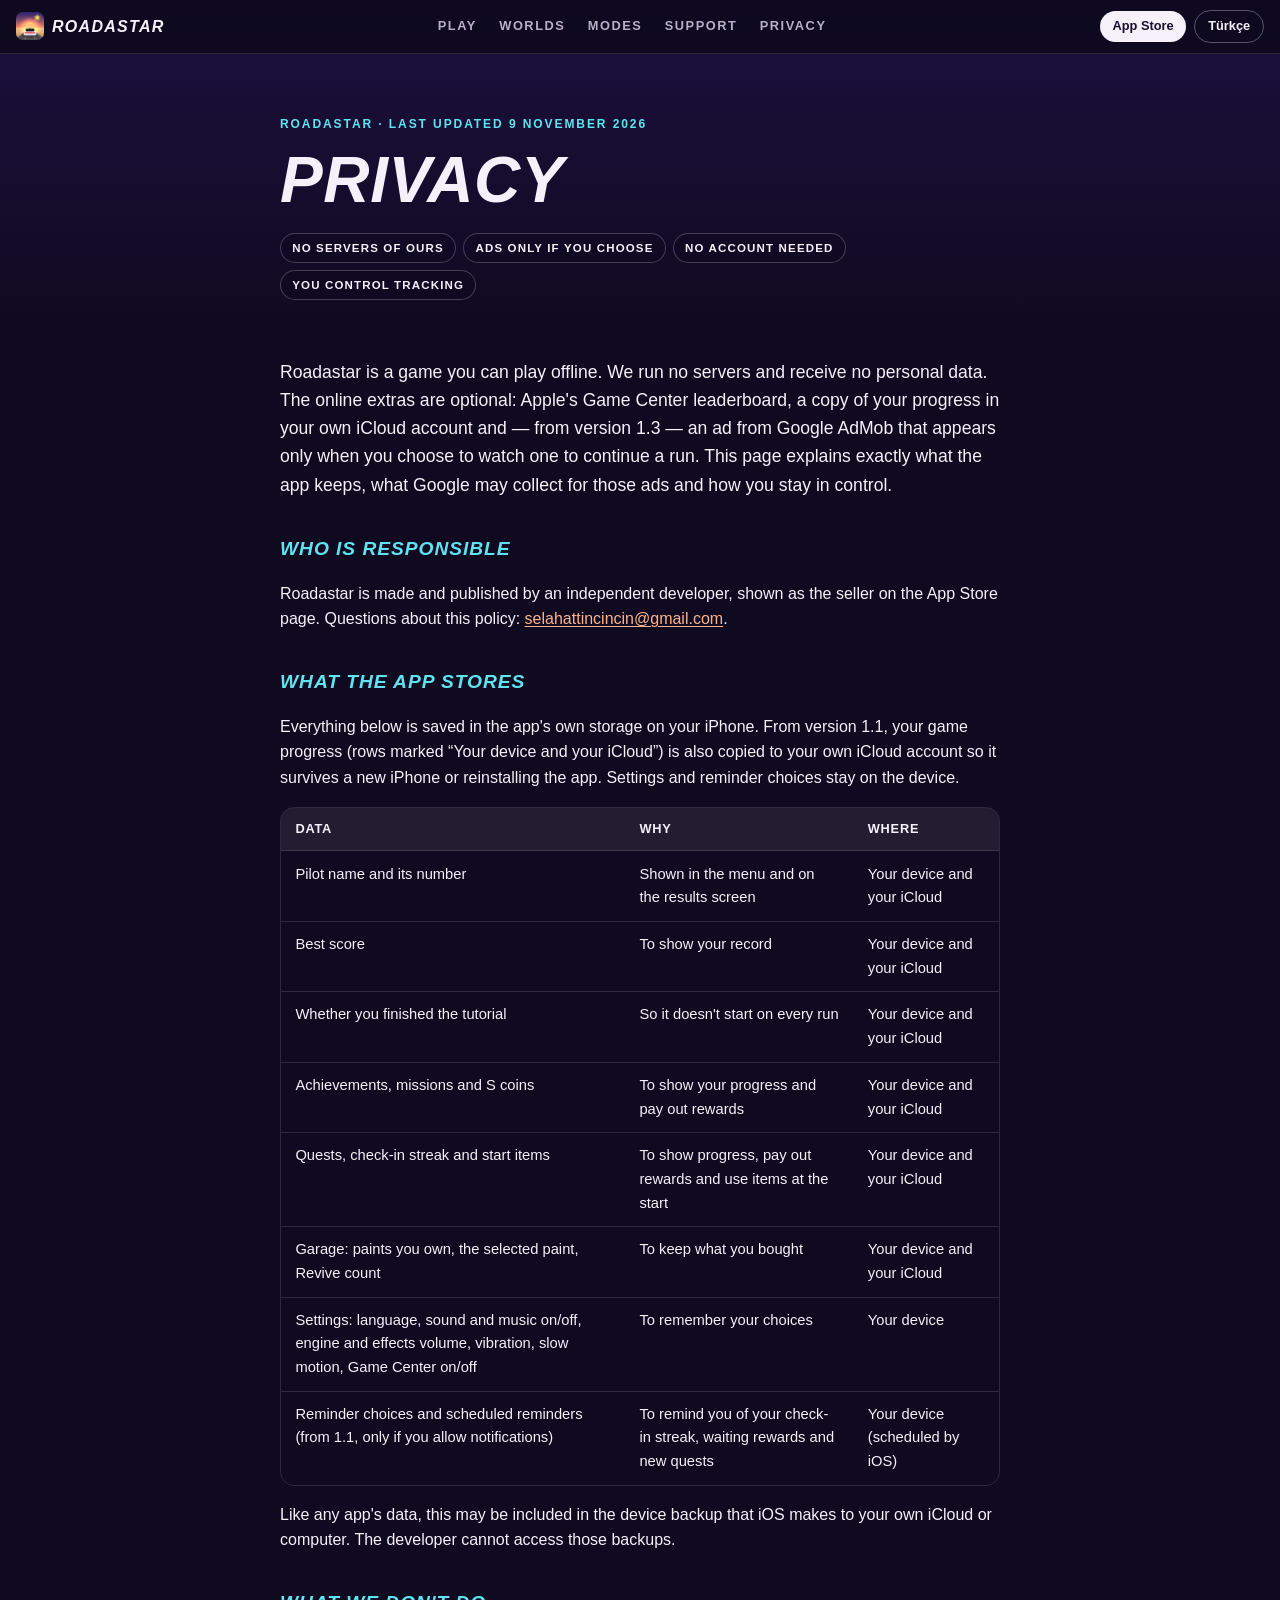
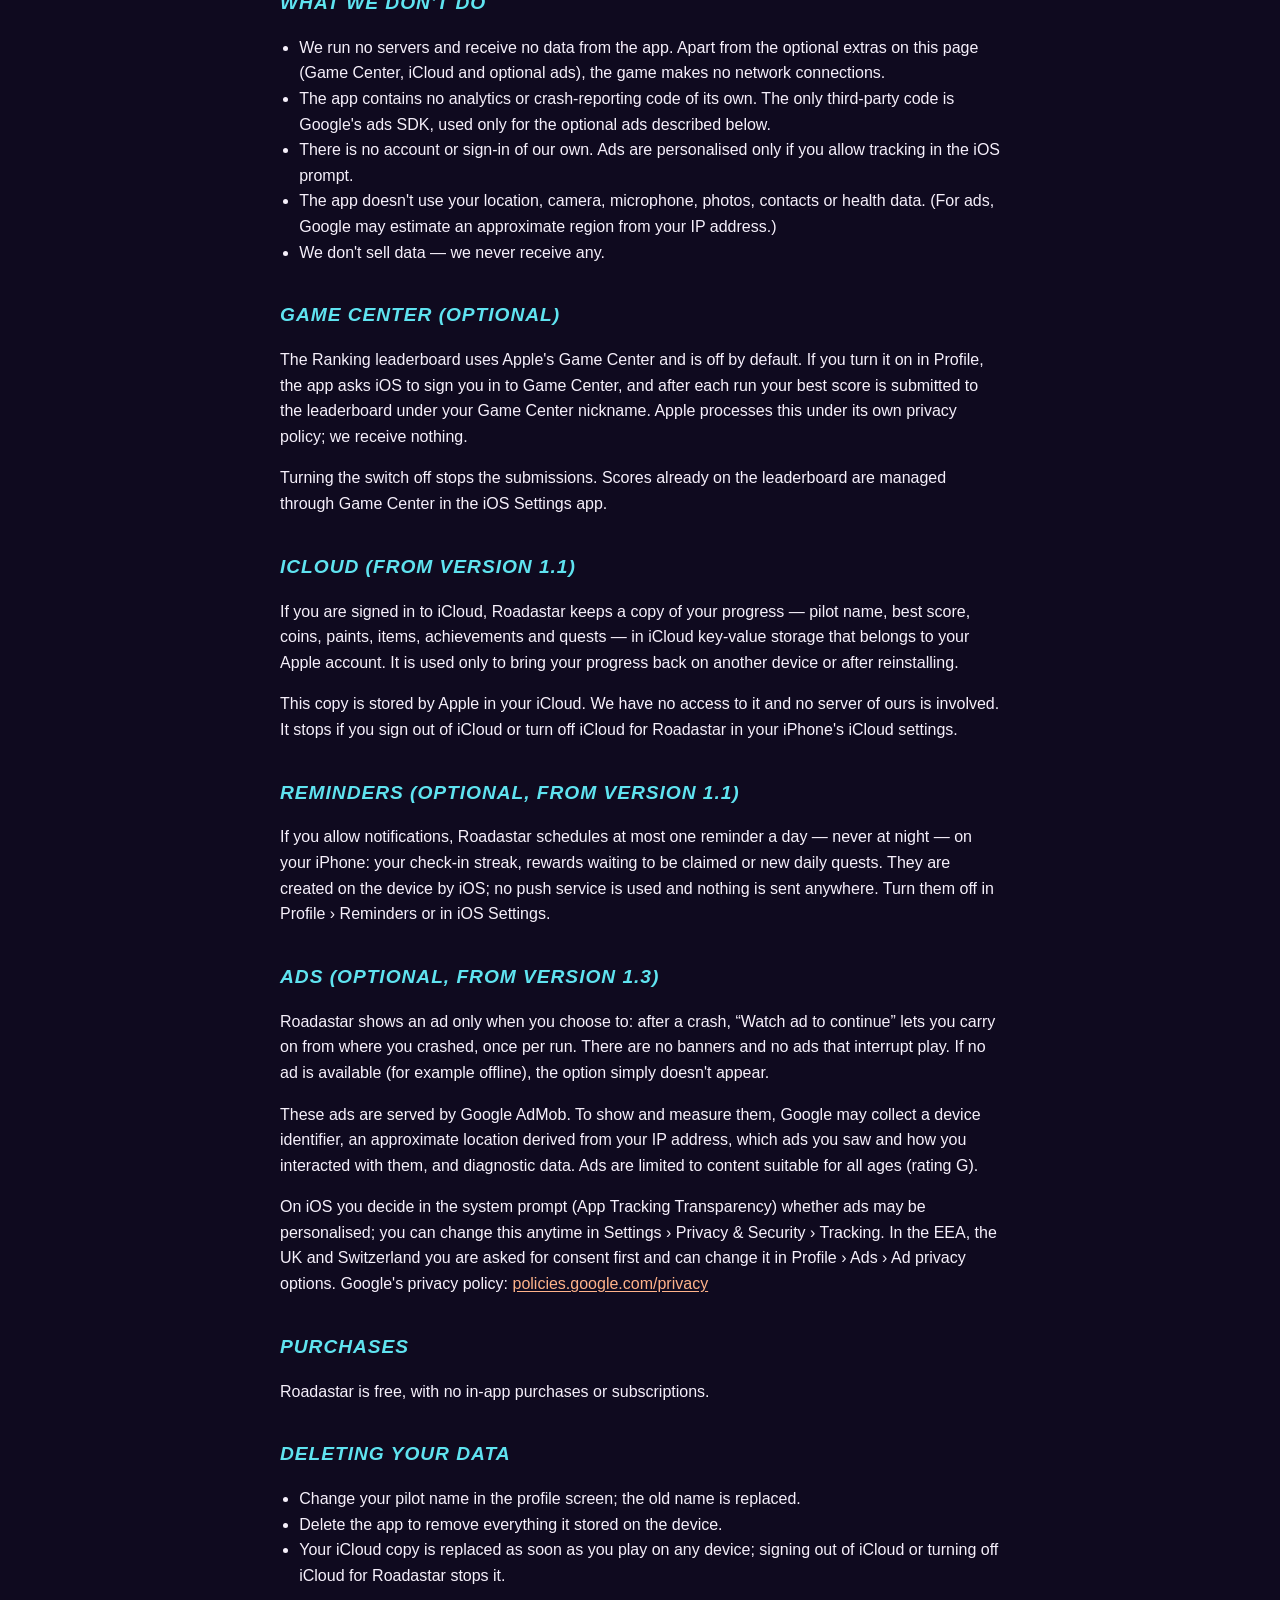
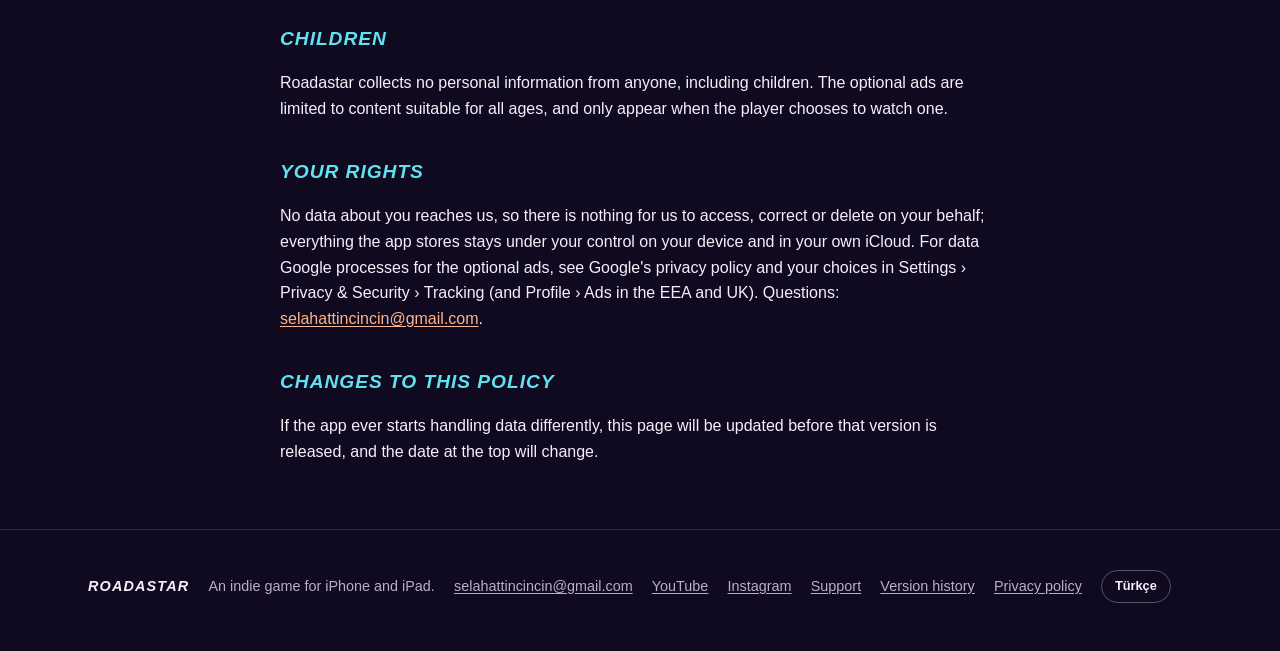
<file: privacy.html>
<!doctype html>
<!-- scripts/build_site.py ile üretilir: yapı site/templates, metinler site/locales. Elle düzenleme. -->
<html lang="en">
<head>
<meta charset="utf-8">
<meta name="viewport" content="width=device-width, initial-scale=1">
<title>Roadastar — Privacy Policy</title>
<meta name="description" content="Roadastar privacy policy: what the app stores, Game Center, iCloud and optional ads.">
<meta name="theme-color" content="#2a1a5e">
<meta name="apple-itunes-app" content="app-id=6826264560">
<meta property="og:type" content="website">
<meta property="og:title" content="Roadastar — Privacy Policy">
<meta property="og:description" content="Roadastar privacy policy: what the app stores, Game Center, iCloud and optional ads.">
<meta property="og:image" content="https://selahattincincin.github.io/roadastar/img/icon.png">
<link rel="icon" href="img/icon.png">
<link rel="apple-touch-icon" href="img/icon.png">
<link rel="stylesheet" href="style.css">
<link rel="alternate" hreflang="en" href="https://selahattincincin.github.io/roadastar/privacy.html">
<link rel="alternate" hreflang="tr" href="https://selahattincincin.github.io/roadastar/tr/privacy.html">
<link rel="alternate" hreflang="x-default" href="https://selahattincincin.github.io/roadastar/privacy.html">
</head>
<body>
<nav class="topnav">
  <a class="navbrand" href="index.html"><img src="img/icon.png" alt="" width="28" height="28">ROADASTAR</a>
  <div class="navlinks">
    <a href="index.html#play">Play</a>
    <a href="index.html#worlds">Worlds</a>
    <a href="index.html#modes">Modes</a>
    <a href="index.html#support">Support</a>
    <a href="privacy.html">Privacy</a>
  </div>
  <div class="navend">
    <a class="navget" href="https://apps.apple.com/app/id6826264560">App Store</a>
    <a class="lang" href="tr/privacy.html" hreflang="tr">Türkçe</a>
  </div>
</nav>

<header class="page-hero">
  <div class="wrap narrow">
    <p class="kicker">Roadastar · Last updated 9 November 2026</p>
    <h1 class="big">Privacy</h1>
    <ul class="chips">
      <li>No servers of ours</li>
      <li>Ads only if you choose</li>
      <li>No account needed</li>
      <li>You control tracking</li>
    </ul>
  </div>
</header>

<main class="wrap narrow prose">
  <p class="intro">Roadastar is a game you can play offline. We run no servers and receive no personal data. The online extras are optional: Apple's Game Center leaderboard, a copy of your progress in your own iCloud account and — from version 1.3 — an ad from Google AdMob that appears only when you choose to watch one to continue a run. This page explains exactly what the app keeps, what Google may collect for those ads and how you stay in control.</p>

  <h2>Who is responsible</h2>
  <p>Roadastar is made and published by an independent developer, shown as the seller on the App Store page. Questions about this policy: <a href="mailto:selahattincincin@gmail.com">selahattincincin@gmail.com</a>.</p>

  <h2>What the app stores</h2>
  <p>Everything below is saved in the app's own storage on your iPhone. From version 1.1, your game progress (rows marked “Your device and your iCloud”) is also copied to your own iCloud account so it survives a new iPhone or reinstalling the app. Settings and reminder choices stay on the device.</p>
  <div class="table-wrap">
    <table>
      <tr><th>Data</th><th>Why</th><th>Where</th></tr>
      <tr><td>Pilot name and its number</td><td>Shown in the menu and on the results screen</td><td>Your device and your iCloud</td></tr>
      <tr><td>Best score</td><td>To show your record</td><td>Your device and your iCloud</td></tr>
      <tr><td>Whether you finished the tutorial</td><td>So it doesn't start on every run</td><td>Your device and your iCloud</td></tr>
      <tr><td>Achievements, missions and S coins</td><td>To show your progress and pay out rewards</td><td>Your device and your iCloud</td></tr>
      <tr><td>Quests, check-in streak and start items</td><td>To show progress, pay out rewards and use items at the start</td><td>Your device and your iCloud</td></tr>
      <tr><td>Garage: paints you own, the selected paint, Revive count</td><td>To keep what you bought</td><td>Your device and your iCloud</td></tr>
      <tr><td>Settings: language, sound and music on/off, engine and effects volume, vibration, slow motion, Game Center on/off</td><td>To remember your choices</td><td>Your device</td></tr>
      <tr><td>Reminder choices and scheduled reminders (from 1.1, only if you allow notifications)</td><td>To remind you of your check-in streak, waiting rewards and new quests</td><td>Your device (scheduled by iOS)</td></tr>
    </table>
  </div>
  <p>Like any app's data, this may be included in the device backup that iOS makes to your own iCloud or computer. The developer cannot access those backups.</p>

  <h2>What we don't do</h2>
  <ul class="plain">
    <li>We run no servers and receive no data from the app. Apart from the optional extras on this page (Game Center, iCloud and optional ads), the game makes no network connections.</li>
    <li>The app contains no analytics or crash-reporting code of its own. The only third-party code is Google's ads SDK, used only for the optional ads described below.</li>
    <li>There is no account or sign-in of our own. Ads are personalised only if you allow tracking in the iOS prompt.</li>
    <li>The app doesn't use your location, camera, microphone, photos, contacts or health data. (For ads, Google may estimate an approximate region from your IP address.)</li>
    <li>We don't sell data — we never receive any.</li>
  </ul>

  <h2>Game Center (optional)</h2>
  <p>The Ranking leaderboard uses Apple's Game Center and is off by default. If you turn it on in Profile, the app asks iOS to sign you in to Game Center, and after each run your best score is submitted to the leaderboard under your Game Center nickname. Apple processes this under its own privacy policy; we receive nothing.</p>
  <p>Turning the switch off stops the submissions. Scores already on the leaderboard are managed through Game Center in the iOS Settings app.</p>

  <h2>iCloud (from version 1.1)</h2>
  <p>If you are signed in to iCloud, Roadastar keeps a copy of your progress — pilot name, best score, coins, paints, items, achievements and quests — in iCloud key-value storage that belongs to your Apple account. It is used only to bring your progress back on another device or after reinstalling.</p>
  <p>This copy is stored by Apple in your iCloud. We have no access to it and no server of ours is involved. It stops if you sign out of iCloud or turn off iCloud for Roadastar in your iPhone's iCloud settings.</p>

  <h2>Reminders (optional, from version 1.1)</h2>
  <p>If you allow notifications, Roadastar schedules at most one reminder a day — never at night — on your iPhone: your check-in streak, rewards waiting to be claimed or new daily quests. They are created on the device by iOS; no push service is used and nothing is sent anywhere. Turn them off in Profile › Reminders or in iOS Settings.</p>

  <h2>Ads (optional, from version 1.3)</h2>
  <p>Roadastar shows an ad only when you choose to: after a crash, “Watch ad to continue” lets you carry on from where you crashed, once per run. There are no banners and no ads that interrupt play. If no ad is available (for example offline), the option simply doesn't appear.</p>
  <p>These ads are served by Google AdMob. To show and measure them, Google may collect a device identifier, an approximate location derived from your IP address, which ads you saw and how you interacted with them, and diagnostic data. Ads are limited to content suitable for all ages (rating G).</p>
  <p>On iOS you decide in the system prompt (App Tracking Transparency) whether ads may be personalised; you can change this anytime in Settings › Privacy & Security › Tracking. In the EEA, the UK and Switzerland you are asked for consent first and can change it in Profile › Ads › Ad privacy options. Google's privacy policy: <a href="https://policies.google.com/privacy">policies.google.com/privacy</a></p>

  <h2>Purchases</h2>
  <p>Roadastar is free, with no in-app purchases or subscriptions.</p>

  <h2>Deleting your data</h2>
  <ul class="plain">
    <li>Change your pilot name in the profile screen; the old name is replaced.</li>
    <li>Delete the app to remove everything it stored on the device.</li>
    <li>Your iCloud copy is replaced as soon as you play on any device; signing out of iCloud or turning off iCloud for Roadastar stops it.</li>
  </ul>

  <h2>Children</h2>
  <p>Roadastar collects no personal information from anyone, including children. The optional ads are limited to content suitable for all ages, and only appear when the player chooses to watch one.</p>

  <h2>Your rights</h2>
  <p>No data about you reaches us, so there is nothing for us to access, correct or delete on your behalf; everything the app stores stays under your control on your device and in your own iCloud. For data Google processes for the optional ads, see Google's privacy policy and your choices in Settings › Privacy & Security › Tracking (and Profile › Ads in the EEA and UK). Questions: <a href="mailto:selahattincincin@gmail.com">selahattincincin@gmail.com</a>.</p>

  <h2>Changes to this policy</h2>
  <p>If the app ever starts handling data differently, this page will be updated before that version is released, and the date at the top will change.</p>
</main>

<footer>
  <div class="wrap foot">
    <span class="logo-sm">ROADASTAR</span>
    <span>An indie game for iPhone and iPad.</span>
    <a href="mailto:selahattincincin@gmail.com">selahattincincin@gmail.com</a>
    <a href="https://www.youtube.com/@roadastar">YouTube</a>
    <a href="https://www.instagram.com/roadastar/">Instagram</a>
    <a href="index.html#support">Support</a>
    <a href="index.html#version-history">Version history</a>
    <a href="privacy.html">Privacy policy</a>
    <a class="lang" href="tr/privacy.html" hreflang="tr">Türkçe</a>
  </div>
</footer>
</body>
</html>
</file>
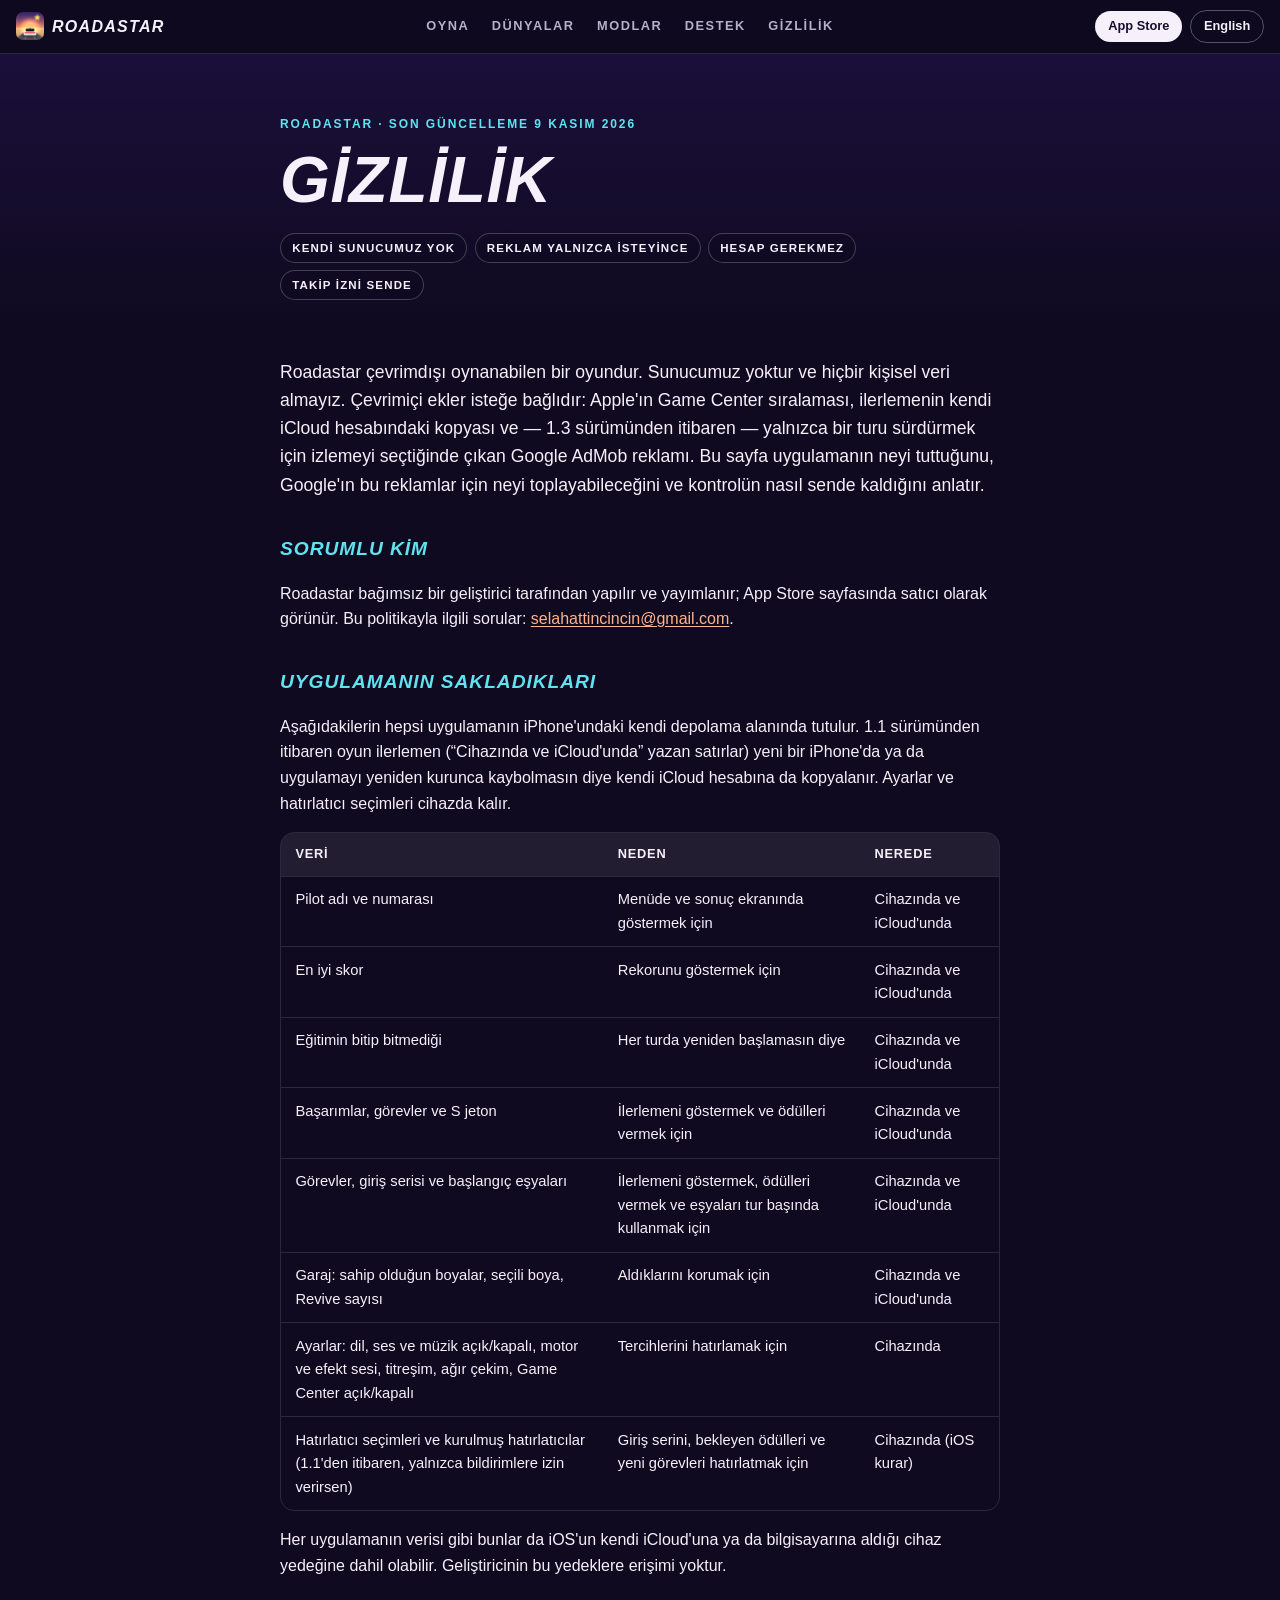
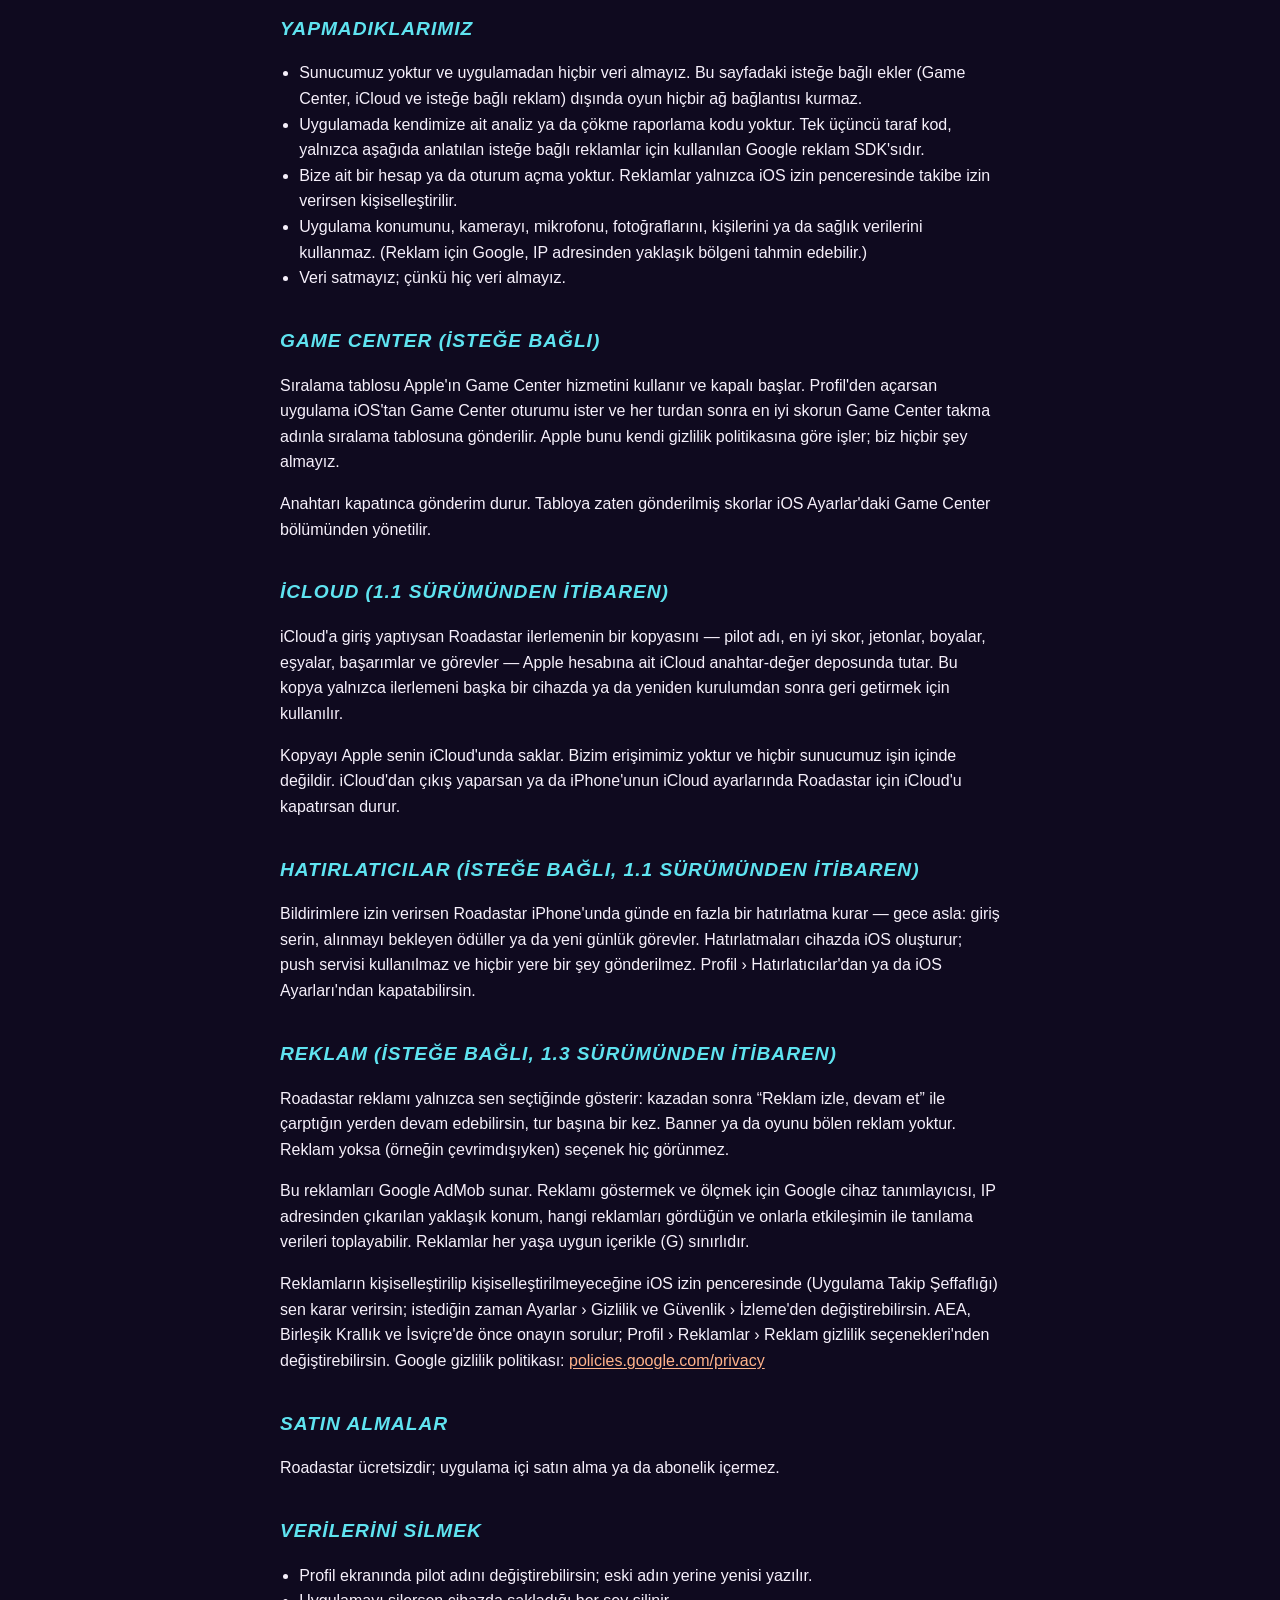
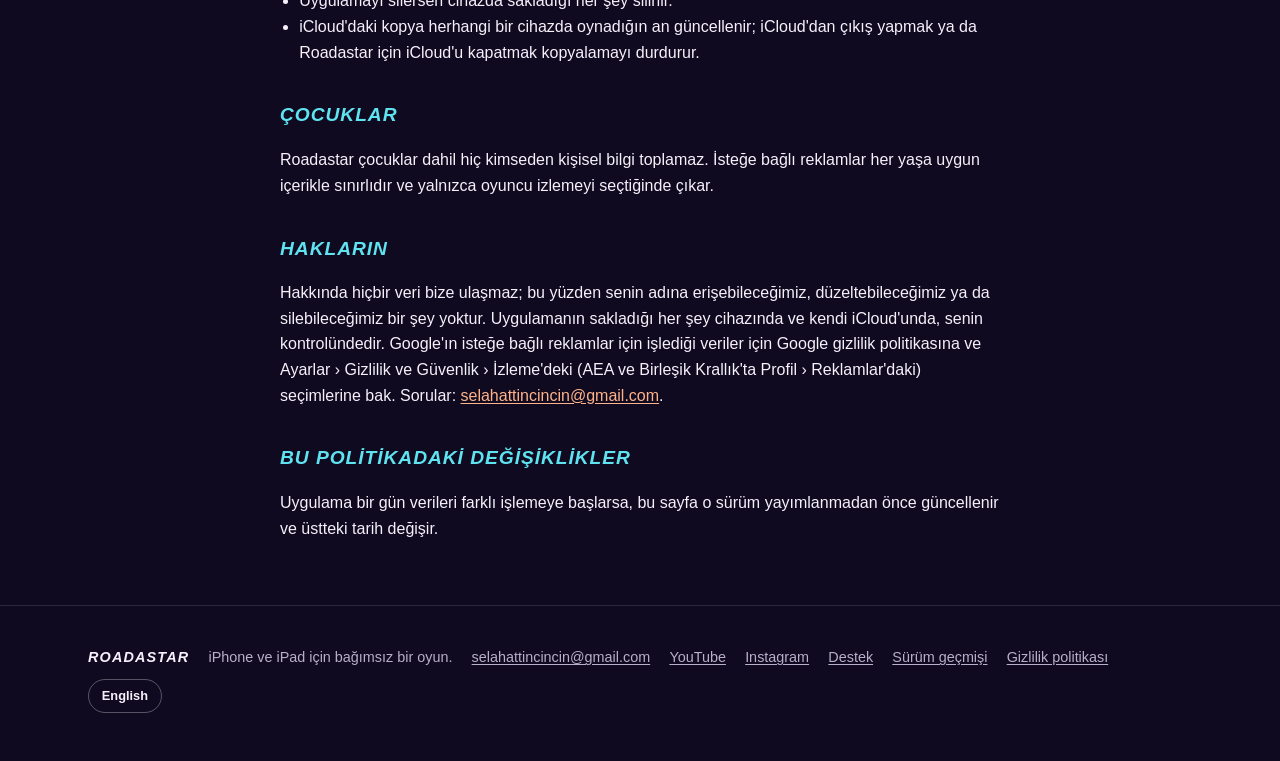
<file: tr/privacy.html>
<!doctype html>
<!-- scripts/build_site.py ile üretilir: yapı site/templates, metinler site/locales. Elle düzenleme. -->
<html lang="tr">
<head>
<meta charset="utf-8">
<meta name="viewport" content="width=device-width, initial-scale=1">
<title>Roadastar — Gizlilik Politikası</title>
<meta name="description" content="Roadastar gizlilik politikası: uygulamanın sakladıkları, Game Center, iCloud ve isteğe bağlı reklam.">
<meta name="theme-color" content="#2a1a5e">
<meta name="apple-itunes-app" content="app-id=6826264560">
<meta property="og:type" content="website">
<meta property="og:title" content="Roadastar — Gizlilik Politikası">
<meta property="og:description" content="Roadastar gizlilik politikası: uygulamanın sakladıkları, Game Center, iCloud ve isteğe bağlı reklam.">
<meta property="og:image" content="https://selahattincincin.github.io/roadastar/img/icon.png">
<link rel="icon" href="../img/icon.png">
<link rel="apple-touch-icon" href="../img/icon.png">
<link rel="stylesheet" href="../style.css">
<link rel="alternate" hreflang="en" href="https://selahattincincin.github.io/roadastar/privacy.html">
<link rel="alternate" hreflang="tr" href="https://selahattincincin.github.io/roadastar/tr/privacy.html">
<link rel="alternate" hreflang="x-default" href="https://selahattincincin.github.io/roadastar/privacy.html">
</head>
<body>
<nav class="topnav">
  <a class="navbrand" href="../tr/index.html"><img src="../img/icon.png" alt="" width="28" height="28">ROADASTAR</a>
  <div class="navlinks">
    <a href="../tr/index.html#play">Oyna</a>
    <a href="../tr/index.html#worlds">Dünyalar</a>
    <a href="../tr/index.html#modes">Modlar</a>
    <a href="../tr/index.html#support">Destek</a>
    <a href="../tr/privacy.html">Gizlilik</a>
  </div>
  <div class="navend">
    <a class="navget" href="https://apps.apple.com/tr/app/roadastar/id6826264560">App Store</a>
    <a class="lang" href="../privacy.html" hreflang="en">English</a>
  </div>
</nav>

<header class="page-hero">
  <div class="wrap narrow">
    <p class="kicker">Roadastar · Son güncelleme 9 Kasım 2026</p>
    <h1 class="big">Gizlilik</h1>
    <ul class="chips">
      <li>Kendi sunucumuz yok</li>
      <li>Reklam yalnızca isteyince</li>
      <li>Hesap gerekmez</li>
      <li>Takip izni sende</li>
    </ul>
  </div>
</header>

<main class="wrap narrow prose">
  <p class="intro">Roadastar çevrimdışı oynanabilen bir oyundur. Sunucumuz yoktur ve hiçbir kişisel veri almayız. Çevrimiçi ekler isteğe bağlıdır: Apple'ın Game Center sıralaması, ilerlemenin kendi iCloud hesabındaki kopyası ve — 1.3 sürümünden itibaren — yalnızca bir turu sürdürmek için izlemeyi seçtiğinde çıkan Google AdMob reklamı. Bu sayfa uygulamanın neyi tuttuğunu, Google'ın bu reklamlar için neyi toplayabileceğini ve kontrolün nasıl sende kaldığını anlatır.</p>

  <h2>Sorumlu kim</h2>
  <p>Roadastar bağımsız bir geliştirici tarafından yapılır ve yayımlanır; App Store sayfasında satıcı olarak görünür. Bu politikayla ilgili sorular: <a href="mailto:selahattincincin@gmail.com">selahattincincin@gmail.com</a>.</p>

  <h2>Uygulamanın sakladıkları</h2>
  <p>Aşağıdakilerin hepsi uygulamanın iPhone'undaki kendi depolama alanında tutulur. 1.1 sürümünden itibaren oyun ilerlemen (“Cihazında ve iCloud'unda” yazan satırlar) yeni bir iPhone'da ya da uygulamayı yeniden kurunca kaybolmasın diye kendi iCloud hesabına da kopyalanır. Ayarlar ve hatırlatıcı seçimleri cihazda kalır.</p>
  <div class="table-wrap">
    <table>
      <tr><th>Veri</th><th>Neden</th><th>Nerede</th></tr>
      <tr><td>Pilot adı ve numarası</td><td>Menüde ve sonuç ekranında göstermek için</td><td>Cihazında ve iCloud'unda</td></tr>
      <tr><td>En iyi skor</td><td>Rekorunu göstermek için</td><td>Cihazında ve iCloud'unda</td></tr>
      <tr><td>Eğitimin bitip bitmediği</td><td>Her turda yeniden başlamasın diye</td><td>Cihazında ve iCloud'unda</td></tr>
      <tr><td>Başarımlar, görevler ve S jeton</td><td>İlerlemeni göstermek ve ödülleri vermek için</td><td>Cihazında ve iCloud'unda</td></tr>
      <tr><td>Görevler, giriş serisi ve başlangıç eşyaları</td><td>İlerlemeni göstermek, ödülleri vermek ve eşyaları tur başında kullanmak için</td><td>Cihazında ve iCloud'unda</td></tr>
      <tr><td>Garaj: sahip olduğun boyalar, seçili boya, Revive sayısı</td><td>Aldıklarını korumak için</td><td>Cihazında ve iCloud'unda</td></tr>
      <tr><td>Ayarlar: dil, ses ve müzik açık/kapalı, motor ve efekt sesi, titreşim, ağır çekim, Game Center açık/kapalı</td><td>Tercihlerini hatırlamak için</td><td>Cihazında</td></tr>
      <tr><td>Hatırlatıcı seçimleri ve kurulmuş hatırlatıcılar (1.1'den itibaren, yalnızca bildirimlere izin verirsen)</td><td>Giriş serini, bekleyen ödülleri ve yeni görevleri hatırlatmak için</td><td>Cihazında (iOS kurar)</td></tr>
    </table>
  </div>
  <p>Her uygulamanın verisi gibi bunlar da iOS'un kendi iCloud'una ya da bilgisayarına aldığı cihaz yedeğine dahil olabilir. Geliştiricinin bu yedeklere erişimi yoktur.</p>

  <h2>Yapmadıklarımız</h2>
  <ul class="plain">
    <li>Sunucumuz yoktur ve uygulamadan hiçbir veri almayız. Bu sayfadaki isteğe bağlı ekler (Game Center, iCloud ve isteğe bağlı reklam) dışında oyun hiçbir ağ bağlantısı kurmaz.</li>
    <li>Uygulamada kendimize ait analiz ya da çökme raporlama kodu yoktur. Tek üçüncü taraf kod, yalnızca aşağıda anlatılan isteğe bağlı reklamlar için kullanılan Google reklam SDK'sıdır.</li>
    <li>Bize ait bir hesap ya da oturum açma yoktur. Reklamlar yalnızca iOS izin penceresinde takibe izin verirsen kişiselleştirilir.</li>
    <li>Uygulama konumunu, kamerayı, mikrofonu, fotoğraflarını, kişilerini ya da sağlık verilerini kullanmaz. (Reklam için Google, IP adresinden yaklaşık bölgeni tahmin edebilir.)</li>
    <li>Veri satmayız; çünkü hiç veri almayız.</li>
  </ul>

  <h2>Game Center (isteğe bağlı)</h2>
  <p>Sıralama tablosu Apple'ın Game Center hizmetini kullanır ve kapalı başlar. Profil'den açarsan uygulama iOS'tan Game Center oturumu ister ve her turdan sonra en iyi skorun Game Center takma adınla sıralama tablosuna gönderilir. Apple bunu kendi gizlilik politikasına göre işler; biz hiçbir şey almayız.</p>
  <p>Anahtarı kapatınca gönderim durur. Tabloya zaten gönderilmiş skorlar iOS Ayarlar'daki Game Center bölümünden yönetilir.</p>

  <h2>iCloud (1.1 sürümünden itibaren)</h2>
  <p>iCloud'a giriş yaptıysan Roadastar ilerlemenin bir kopyasını — pilot adı, en iyi skor, jetonlar, boyalar, eşyalar, başarımlar ve görevler — Apple hesabına ait iCloud anahtar-değer deposunda tutar. Bu kopya yalnızca ilerlemeni başka bir cihazda ya da yeniden kurulumdan sonra geri getirmek için kullanılır.</p>
  <p>Kopyayı Apple senin iCloud'unda saklar. Bizim erişimimiz yoktur ve hiçbir sunucumuz işin içinde değildir. iCloud'dan çıkış yaparsan ya da iPhone'unun iCloud ayarlarında Roadastar için iCloud'u kapatırsan durur.</p>

  <h2>Hatırlatıcılar (isteğe bağlı, 1.1 sürümünden itibaren)</h2>
  <p>Bildirimlere izin verirsen Roadastar iPhone'unda günde en fazla bir hatırlatma kurar — gece asla: giriş serin, alınmayı bekleyen ödüller ya da yeni günlük görevler. Hatırlatmaları cihazda iOS oluşturur; push servisi kullanılmaz ve hiçbir yere bir şey gönderilmez. Profil › Hatırlatıcılar'dan ya da iOS Ayarları'ndan kapatabilirsin.</p>

  <h2>Reklam (isteğe bağlı, 1.3 sürümünden itibaren)</h2>
  <p>Roadastar reklamı yalnızca sen seçtiğinde gösterir: kazadan sonra “Reklam izle, devam et” ile çarptığın yerden devam edebilirsin, tur başına bir kez. Banner ya da oyunu bölen reklam yoktur. Reklam yoksa (örneğin çevrimdışıyken) seçenek hiç görünmez.</p>
  <p>Bu reklamları Google AdMob sunar. Reklamı göstermek ve ölçmek için Google cihaz tanımlayıcısı, IP adresinden çıkarılan yaklaşık konum, hangi reklamları gördüğün ve onlarla etkileşimin ile tanılama verileri toplayabilir. Reklamlar her yaşa uygun içerikle (G) sınırlıdır.</p>
  <p>Reklamların kişiselleştirilip kişiselleştirilmeyeceğine iOS izin penceresinde (Uygulama Takip Şeffaflığı) sen karar verirsin; istediğin zaman Ayarlar › Gizlilik ve Güvenlik › İzleme'den değiştirebilirsin. AEA, Birleşik Krallık ve İsviçre'de önce onayın sorulur; Profil › Reklamlar › Reklam gizlilik seçenekleri'nden değiştirebilirsin. Google gizlilik politikası: <a href="https://policies.google.com/privacy">policies.google.com/privacy</a></p>

  <h2>Satın almalar</h2>
  <p>Roadastar ücretsizdir; uygulama içi satın alma ya da abonelik içermez.</p>

  <h2>Verilerini silmek</h2>
  <ul class="plain">
    <li>Profil ekranında pilot adını değiştirebilirsin; eski adın yerine yenisi yazılır.</li>
    <li>Uygulamayı silersen cihazda sakladığı her şey silinir.</li>
    <li>iCloud'daki kopya herhangi bir cihazda oynadığın an güncellenir; iCloud'dan çıkış yapmak ya da Roadastar için iCloud'u kapatmak kopyalamayı durdurur.</li>
  </ul>

  <h2>Çocuklar</h2>
  <p>Roadastar çocuklar dahil hiç kimseden kişisel bilgi toplamaz. İsteğe bağlı reklamlar her yaşa uygun içerikle sınırlıdır ve yalnızca oyuncu izlemeyi seçtiğinde çıkar.</p>

  <h2>Hakların</h2>
  <p>Hakkında hiçbir veri bize ulaşmaz; bu yüzden senin adına erişebileceğimiz, düzeltebileceğimiz ya da silebileceğimiz bir şey yoktur. Uygulamanın sakladığı her şey cihazında ve kendi iCloud'unda, senin kontrolündedir. Google'ın isteğe bağlı reklamlar için işlediği veriler için Google gizlilik politikasına ve Ayarlar › Gizlilik ve Güvenlik › İzleme'deki (AEA ve Birleşik Krallık'ta Profil › Reklamlar'daki) seçimlerine bak. Sorular: <a href="mailto:selahattincincin@gmail.com">selahattincincin@gmail.com</a>.</p>

  <h2>Bu politikadaki değişiklikler</h2>
  <p>Uygulama bir gün verileri farklı işlemeye başlarsa, bu sayfa o sürüm yayımlanmadan önce güncellenir ve üstteki tarih değişir.</p>
</main>

<footer>
  <div class="wrap foot">
    <span class="logo-sm">ROADASTAR</span>
    <span>iPhone ve iPad için bağımsız bir oyun.</span>
    <a href="mailto:selahattincincin@gmail.com">selahattincincin@gmail.com</a>
    <a href="https://www.youtube.com/@roadastar">YouTube</a>
    <a href="https://www.instagram.com/roadastar/">Instagram</a>
    <a href="../tr/index.html#support">Destek</a>
    <a href="../tr/index.html#surum-gecmisi">Sürüm geçmişi</a>
    <a href="../tr/privacy.html">Gizlilik politikası</a>
    <a class="lang" href="../privacy.html" hreflang="en">English</a>
  </div>
</footer>
</body>
</html>
</file>
<file: style.css>
/* Roadastar — tanıtım, destek ve gizlilik sayfaları. Oyunun gün batımı / neon paleti; harici font yok
   (App Store rozeti Apple'ın resmi rozet adresinden gelir). */

:root {
  color-scheme: dark;
  --bg: #0f0a1f;
  --bg-2: #171030;
  --panel: rgba(255, 255, 255, 0.05);
  --panel-2: rgba(255, 255, 255, 0.08);
  --line: rgba(255, 255, 255, 0.12);
  --fg: #f6f0fb;
  --muted: #b9aecb;
  --accent: #ff8a5c;   /* gün batımı turuncusu */
  --pink: #ff4fa3;     /* neon pembe */
  --violet: #c86dd7;   /* gökyüzü moru */
  --gold: #ffd36e;     /* STAR MODE altını */
  --cyan: #5fe3f0;     /* AIR / BOOST */
  --red: #ff3d5a;      /* LED stop */
  --link: #ffb38a;
  --radius: 18px;
  --display: -apple-system, BlinkMacSystemFont, "SF Pro Display", "Segoe UI", Roboto, "Helvetica Neue", Arial, sans-serif;
  --mono: ui-monospace, "SF Mono", Menlo, Consolas, monospace;
}

* { box-sizing: border-box; }

html { background: var(--bg); scroll-behavior: smooth; scroll-padding-top: 4.5rem; }
@media (prefers-reduced-motion: reduce) { html { scroll-behavior: auto; } }

body {
  margin: 0;
  font: 16px/1.6 var(--display);
  color: var(--fg);
  background: var(--bg);
  overflow-x: hidden;
}

a { color: var(--link); text-underline-offset: 2px; }
a:hover { color: var(--gold); }
:focus-visible { outline: 2px solid var(--cyan); outline-offset: 3px; border-radius: 6px; }

.wrap { max-width: 72rem; margin: 0 auto; padding: 0 1rem; }
.wrap.narrow { max-width: 48rem; }
@media (min-width: 640px) { .wrap { padding: 0 1.5rem; } }

/* ---------- Üst çubuk ---------- */

.topnav {
  position: sticky; top: 0; z-index: 20;
  display: flex; align-items: center; gap: 1rem;
  padding: 0.6rem 1rem;
  background: rgba(15, 10, 31, 0.72);
  backdrop-filter: blur(14px); -webkit-backdrop-filter: blur(14px);
  border-bottom: 1px solid var(--line);
}
.navbrand {
  display: flex; align-items: center; gap: 0.5rem;
  font-weight: 900; font-style: italic; letter-spacing: 0.08em; text-decoration: none; color: var(--fg);
}
.navbrand img { border-radius: 7px; }
.navlinks { display: none; gap: 1.4rem; margin: 0 auto; }
.navlinks a {
  color: var(--muted); text-decoration: none; font-size: 0.8rem; font-weight: 800;
  letter-spacing: 0.12em; text-transform: uppercase;
}
.navlinks a:hover { color: var(--fg); }
.navend { display: flex; align-items: center; gap: 0.5rem; margin-left: auto; }
.navget, .lang {
  font-size: 0.8rem; font-weight: 800; text-decoration: none; white-space: nowrap;
  padding: 0.35rem 0.8rem; border-radius: 999px;
}
.navget { color: #1a0f2e; background: var(--fg); }
.navget:hover { color: #1a0f2e; background: var(--gold); }
.lang { color: var(--fg); border: 1px solid rgba(255, 255, 255, 0.3); }
.lang:hover { color: var(--gold); border-color: var(--gold); }
@media (min-width: 900px) { .navlinks { display: flex; } .navend { margin-left: 0; } }

/* ---------- Hero: gün batımı, retro güneş, kayan yol ızgarası ---------- */

.hero {
  position: relative; overflow: hidden;
  padding: 3rem 0 4rem;
  background: linear-gradient(180deg, #1a0f3a 0%, #3b1a63 38%, #8a2d7c 62%, #e0567a 78%, #ff9a62 100%);
}
.sky { position: absolute; inset: 0; pointer-events: none; }
.stars {
  position: absolute; inset: 0 0 45% 0; opacity: 0.7;
  background-image:
    radial-gradient(1.5px 1.5px at 12% 18%, #fff 50%, transparent 51%),
    radial-gradient(1px 1px at 28% 42%, #fff 50%, transparent 51%),
    radial-gradient(1.5px 1.5px at 47% 12%, #fff 50%, transparent 51%),
    radial-gradient(1px 1px at 63% 30%, #fff 50%, transparent 51%),
    radial-gradient(1.5px 1.5px at 81% 9%, #fff 50%, transparent 51%),
    radial-gradient(1px 1px at 92% 38%, #fff 50%, transparent 51%),
    radial-gradient(1px 1px at 6% 55%, #fff 50%, transparent 51%),
    radial-gradient(1px 1px at 38% 62%, #fff 50%, transparent 51%),
    radial-gradient(1.5px 1.5px at 72% 52%, #fff 50%, transparent 51%);
}
.sun {
  position: absolute; left: 68%; bottom: 26%; transform: translateX(-50%);
  width: min(56vw, 30rem); aspect-ratio: 1; border-radius: 50%;
  background: linear-gradient(180deg, #ffe27a 0%, #ffb35c 45%, #ff5f7e 100%);
  box-shadow: 0 0 90px rgba(255, 140, 110, 0.55);
  -webkit-mask: linear-gradient(180deg, #000 52%, transparent 52% 56%, #000 56% 64%, transparent 64% 68%,
    #000 68% 75%, transparent 75% 80%, #000 80% 86%, transparent 86%);
          mask: linear-gradient(180deg, #000 52%, transparent 52% 56%, #000 56% 64%, transparent 64% 68%,
    #000 68% 75%, transparent 75% 80%, #000 80% 86%, transparent 86%);
}
.floor {
  position: absolute; left: 0; right: 0; bottom: 0; height: 30%;
  background: linear-gradient(180deg, #1d1036 0%, #0f0a1f 100%);
  perspective: 260px; overflow: hidden;
  border-top: 2px solid rgba(255, 79, 163, 0.8);
  box-shadow: 0 -10px 40px rgba(255, 79, 163, 0.35);
}
.grid {
  position: absolute; left: -60%; right: -60%; top: 0; height: 220%;
  transform-origin: top; transform: rotateX(62deg);
  background-image:
    linear-gradient(90deg, rgba(255, 79, 163, 0.55) 2px, transparent 2px),
    linear-gradient(0deg, rgba(255, 79, 163, 0.55) 2px, transparent 2px);
  background-size: 60px 60px;
  animation: drive 0.9s linear infinite;
}
@keyframes drive { to { background-position: 0 60px; } }
@media (prefers-reduced-motion: reduce) { .grid { animation: none; } }

.hero-grid { position: relative; z-index: 1; display: grid; gap: 2.5rem; align-items: center; }
@media (min-width: 900px) { .hero-grid { grid-template-columns: 1.1fr 0.9fr; } }

.kicker {
  display: inline-block; margin: 0 0 1rem; padding: 0.3rem 0.75rem;
  font-size: 0.75rem; font-weight: 900; letter-spacing: 0.16em; text-transform: uppercase;
  color: #1a0f2e; background: var(--gold); border-radius: 999px;
}
.logo {
  margin: 0; line-height: 0.86;
  font-size: clamp(3.4rem, 15vw, 7.5rem); font-weight: 900; font-style: italic; letter-spacing: 0.01em;
  text-transform: uppercase;
  text-shadow: 0 6px 0 rgba(0, 0, 0, 0.25);
}
.logo span { display: block; }
.logo-b {
  background: linear-gradient(90deg, var(--gold), var(--accent) 45%, var(--pink));
  -webkit-background-clip: text; background-clip: text; color: transparent;
  text-shadow: none; filter: drop-shadow(0 6px 0 rgba(0, 0, 0, 0.25));
}
.tagline {
  margin: 1rem 0 0.5rem; font-size: clamp(1rem, 3.6vw, 1.25rem); font-weight: 900; font-style: italic;
  letter-spacing: 0.06em; text-transform: uppercase; color: var(--cyan);
}
.lead { max-width: 34rem; margin: 0 0 1.5rem; font-size: 1.08rem; color: #f1e6f6; }
.lead strong { color: var(--gold); }

.stores { display: flex; flex-wrap: wrap; align-items: center; gap: 0.75rem; }
.appstore { display: inline-block; line-height: 0; border-radius: 10px; transition: transform 0.15s; }
.appstore:hover { transform: translateY(-2px); }
.appstore img { height: 48px; width: auto; }
.playsoon {
  display: inline-flex; flex-direction: column; justify-content: center;
  height: 48px; padding: 0 1rem; border-radius: 10px;
  border: 1.5px dashed rgba(255, 255, 255, 0.45); background: rgba(15, 10, 31, 0.35);
  font-weight: 800; font-size: 1rem; line-height: 1.1; color: var(--fg); white-space: nowrap;
}
.playsoon small {
  font-size: 0.62rem; font-weight: 900; letter-spacing: 0.14em; text-transform: uppercase; color: var(--gold);
}
.demo-link {
  display: inline-block; margin-top: 1.1rem; font-weight: 900; font-size: 0.85rem;
  letter-spacing: 0.12em; text-transform: uppercase; color: var(--fg); text-decoration: none;
  border-bottom: 2px solid var(--pink); padding-bottom: 2px;
}
.chips { display: flex; flex-wrap: wrap; gap: 0.45rem; margin: 1.4rem 0 0; padding: 0; list-style: none; }
.chips li {
  font-size: 0.72rem; font-weight: 900; letter-spacing: 0.1em; text-transform: uppercase;
  padding: 0.3rem 0.7rem; border-radius: 999px;
  background: rgba(15, 10, 31, 0.45); border: 1px solid rgba(255, 255, 255, 0.22);
}

.hero-phone { position: relative; justify-self: center; width: min(68vw, 300px); }
.phone {
  position: relative; border-radius: 44px; padding: 10px; background: #08060f;
  box-shadow: 0 0 0 2px rgba(255, 255, 255, 0.14), 0 30px 80px rgba(0, 0, 0, 0.55), 0 0 60px rgba(255, 79, 163, 0.35);
  transform: rotate(4deg);
}
.phone img { display: block; width: 100%; height: auto; border-radius: 34px; }
.hud {
  position: absolute; z-index: 2; white-space: nowrap;
  font: italic 900 clamp(0.8rem, 2.6vw, 1rem)/1 var(--display); letter-spacing: 0.06em;
  padding: 0.45rem 0.7rem; border-radius: 10px; color: #1a0f2e;
  box-shadow: 0 10px 24px rgba(0, 0, 0, 0.35);
  animation: bob 3.2s ease-in-out infinite;
}
.hud-1 { left: -14%; top: 18%; background: var(--cyan); transform: rotate(-6deg); }
.hud-2 { right: -12%; top: 46%; background: var(--gold); transform: rotate(5deg); animation-delay: -1.1s; }
.hud-3 { left: -6%; bottom: 14%; background: var(--pink); color: #fff; font-size: 1.6rem; transform: rotate(-4deg); animation-delay: -2.2s; }
@keyframes bob { 50% { translate: 0 -8px; } }
@media (prefers-reduced-motion: reduce) { .hud { animation: none; } }

/* ---------- Bantlar ---------- */

.band { padding: 4.5rem 0; }
.band.alt { background: var(--bg-2); }
.big {
  margin: 0 0 0.6rem; line-height: 0.95;
  font-size: clamp(2.2rem, 8vw, 4rem); font-weight: 900; font-style: italic; text-transform: uppercase;
  letter-spacing: 0.01em;
}
.sub { max-width: 40rem; margin: 0 0 2rem; color: var(--muted); font-size: 1.05rem; }
.mid {
  margin: 2.5rem 0 0.8rem; font-size: 1.1rem; font-weight: 900; font-style: italic;
  letter-spacing: 0.08em; text-transform: uppercase; color: var(--cyan);
}

.btn {
  display: inline-flex; align-items: center; justify-content: center; gap: 0.4rem;
  min-height: 48px; padding: 0 1.5rem; border: 0; border-radius: 999px; cursor: pointer;
  font: 900 0.95rem/1 var(--display); letter-spacing: 0.1em; text-transform: uppercase; text-decoration: none;
}
.btn.primary { color: #1a0f2e; background: linear-gradient(90deg, var(--gold), var(--accent)); box-shadow: 0 8px 24px rgba(255, 138, 92, 0.35); }
.btn.primary:hover { color: #1a0f2e; filter: brightness(1.08); }

/* ---------- Demo ---------- */

.demo { display: grid; gap: 1.5rem; align-items: start; }
@media (min-width: 760px) { .demo { grid-template-columns: minmax(0, 380px) 1fr; } }
#demo {
  display: block; width: 100%; max-width: 380px; aspect-ratio: 360 / 560; margin: 0 auto;
  border-radius: var(--radius); background: #140c2a;
  box-shadow: 0 0 0 1px var(--line), 0 24px 60px rgba(0, 0, 0, 0.45), 0 0 50px rgba(255, 79, 163, 0.18);
  cursor: pointer; user-select: none; -webkit-user-select: none; -webkit-tap-highlight-color: transparent;
}
#demo.live { touch-action: none; }
.demo-side { display: grid; gap: 1.1rem; align-content: start; }
.readout { display: grid; grid-template-columns: repeat(3, 1fr); gap: 0.6rem; margin: 0; }
.readout div { padding: 0.8rem 0.9rem; border-radius: 14px; background: var(--panel); border: 1px solid var(--line); }
.readout dt { font-size: 0.68rem; font-weight: 900; letter-spacing: 0.14em; text-transform: uppercase; color: var(--muted); }
.readout dd { margin: 0.2rem 0 0; font: 800 clamp(1.2rem, 4vw, 1.7rem)/1.1 var(--mono); font-variant-numeric: tabular-nums; }
.demo-msg { margin: 0; min-height: 3.2em; color: var(--muted); }
.demo-side .btn { justify-self: start; }
.demo-cta { padding-top: 1.1rem; border-top: 1px solid var(--line); opacity: 0.6; transition: opacity 0.3s; }
.demo-cta.show { opacity: 1; }

/* ---------- Hareketler ---------- */

.moves { display: grid; gap: 0.7rem; margin: 0; padding: 0; list-style: none; grid-template-columns: repeat(auto-fill, minmax(15rem, 1fr)); }
.moves li {
  display: grid; grid-template-columns: 2.6rem 1fr; column-gap: 0.8rem; align-items: center;
  padding: 0.9rem 1rem; border-radius: 14px; background: var(--panel); border: 1px solid var(--line);
}
.moves .glyph {
  grid-row: span 2; display: grid; place-items: center; width: 2.6rem; height: 2.6rem; border-radius: 12px;
  font-size: 1.2rem; color: var(--cyan); background: rgba(95, 227, 240, 0.12);
}
.moves b { font-size: 0.95rem; }
.moves span:last-child { color: var(--muted); font-size: 0.9rem; }

/* ---------- Dünyalar ---------- */

.worlds {
  display: grid; gap: 1rem; margin: 0; padding: 0; list-style: none;
  grid-template-columns: repeat(auto-fit, minmax(14rem, 1fr));
}
/* Telefonda dünyalar yatay kaydırılan şerit: dört uzun kart üst üste binmesin */
@media (max-width: 699px) {
  .worlds {
    grid-template-columns: none; grid-auto-flow: column; grid-auto-columns: 72%;
    overflow-x: auto; scroll-snap-type: x mandatory; padding-bottom: 0.5rem; scrollbar-width: none;
  }
  .worlds::-webkit-scrollbar { display: none; }
  .world { scroll-snap-align: start; }
}
.world {
  position: relative; overflow: hidden; border-radius: var(--radius); aspect-ratio: 3 / 4;
  background: #000; box-shadow: 0 0 0 1px var(--line);
}
.world img { width: 100%; height: 100%; object-fit: cover; object-position: center 35%; display: block; transition: transform 0.6s; }
.world:hover img { transform: scale(1.04); }
.world-copy {
  position: absolute; inset: auto 0 0 0; padding: 3rem 1rem 1rem;
  background: linear-gradient(180deg, transparent, rgba(8, 5, 18, 0.92) 45%);
}
.km { font: 800 0.75rem/1 var(--mono); letter-spacing: 0.1em; color: var(--gold); }
.world h3 { margin: 0.3rem 0 0.3rem; font-size: 1.3rem; font-weight: 900; font-style: italic; text-transform: uppercase; }
.world p { margin: 0; font-size: 0.9rem; color: #ddd3e8; }

/* ---------- Modlar ---------- */

.modes-grid { display: grid; gap: 2rem; align-items: center; }
@media (min-width: 900px) { .modes-grid { grid-template-columns: 1fr 1fr; } }
.modes { display: grid; gap: 0.7rem; margin: 0; padding: 0; list-style: none; }
.mode { padding: 1rem 1.1rem 1rem 1.3rem; border-radius: 14px; background: var(--panel); border-left: 4px solid var(--c, var(--accent)); }
.mode h3 { margin: 0 0 0.2rem; font-size: 1.05rem; font-weight: 900; font-style: italic; letter-spacing: 0.06em; color: var(--c); }
.mode p { margin: 0; color: var(--muted); font-size: 0.95rem; }
.mode.rocket { --c: var(--accent); }
.mode.star { --c: var(--gold); }
.mode.shock { --c: var(--cyan); }
.mode.ludicrous { --c: var(--pink); }
.mode.shield { --c: #ff6b4a; }
.mode-shots { display: grid; grid-template-columns: repeat(3, 1fr); gap: 0.7rem; }
.mode-shots img { width: 100%; height: auto; border-radius: 16px; box-shadow: 0 0 0 1px var(--line), 0 16px 40px rgba(0, 0, 0, 0.45); }
.mode-shots img:nth-child(2) { transform: translateY(-1.2rem); }

/* ---------- Teknik veriler ---------- */

#specs { background: radial-gradient(60rem 30rem at 80% 0%, rgba(200, 109, 215, 0.18), transparent 60%), var(--bg); }
.specs { display: grid; grid-template-columns: repeat(auto-fit, minmax(9.5rem, 1fr)); gap: 1px; margin: 0; background: var(--line); border-radius: var(--radius); overflow: hidden; }
.specs div { display: flex; flex-direction: column-reverse; justify-content: flex-end; padding: 1.4rem 1.2rem; background: var(--bg); }
.specs dd { margin: 0; font: 300 clamp(2.4rem, 7vw, 3.4rem)/1 var(--display); letter-spacing: -0.02em; font-variant-numeric: tabular-nums; }
.specs dd small { margin-left: 0.25rem; font-size: 0.4em; font-weight: 700; color: var(--muted); }
.specs dt { margin-top: 0.5rem; font-size: 0.75rem; font-weight: 800; letter-spacing: 0.12em; text-transform: uppercase; color: var(--muted); }

/* ---------- Sadece bir oyun ---------- */

.nope { display: flex; flex-wrap: wrap; gap: 0.6rem 1.4rem; margin: 0.5rem 0 1.5rem; padding: 0; list-style: none; }
.nope li { font-size: clamp(1.3rem, 4.5vw, 2rem); font-weight: 900; font-style: italic; text-transform: uppercase; color: var(--muted); }
.nope s { text-decoration-color: var(--red); text-decoration-thickness: 4px; }

/* ---------- Topluluk ---------- */

.social { display: grid; gap: 1rem; grid-template-columns: repeat(auto-fit, minmax(15rem, 1fr)); }
.social-card, .review-card {
  display: grid; align-content: start; gap: 0.2rem; padding: 1.4rem; border-radius: var(--radius);
  background: var(--panel); border: 1px solid var(--line); text-decoration: none; color: var(--fg);
  transition: transform 0.15s, border-color 0.15s;
}
.social-card:hover { color: var(--fg); transform: translateY(-3px); border-color: var(--c); }
.social-card.yt { --c: #ff3b3b; }
.social-card.ig { --c: var(--pink); }
.s-icon {
  display: grid; place-items: center; width: 3rem; height: 3rem; margin-bottom: 0.8rem; border-radius: 14px;
  font-size: 1.3rem; color: #fff; background: var(--c);
}
.social-card b { font-size: 1.2rem; }
.handle { font-family: var(--mono); color: var(--c); }
.social-card small { margin-top: 0.5rem; color: var(--muted); font-size: 0.9rem; }
.review-card { background: linear-gradient(160deg, rgba(255, 211, 110, 0.14), rgba(255, 138, 92, 0.08)); border-color: rgba(255, 211, 110, 0.35); }
.review-card h3 { margin: 0; font-size: 1.2rem; }
.review-card p { margin: 0 0 1rem; color: var(--muted); }
.review-card .btn { justify-self: start; }
.stars-row { margin: 0 0 0.4rem !important; color: var(--gold) !important; letter-spacing: 0.2em; font-size: 1.2rem; }

/* ---------- Destek, SSS, sürüm geçmişi ---------- */

#support .sub a, .prose a { color: var(--link); }
details {
  margin: 0 0 0.6rem; padding: 0.9rem 1.1rem; border-radius: 14px;
  background: var(--panel); border: 1px solid var(--line);
}
summary { cursor: pointer; font-weight: 700; }
details[open] summary { margin-bottom: 0.4rem; }
details p { margin: 0.4rem 0 0; color: #ddd3e8; }
.release summary { display: flex; flex-wrap: wrap; align-items: center; gap: 0.5rem; }
.ver { font: 800 0.85rem/1 var(--mono); padding: 0.3rem 0.5rem; border-radius: 8px; background: var(--panel-2); }
.tag { font-style: normal; font-size: 0.7rem; font-weight: 900; letter-spacing: 0.1em; text-transform: uppercase; padding: 0.25rem 0.55rem; border-radius: 999px; color: #1a0f2e; background: var(--gold); }
.date { margin-left: auto; font-size: 0.85rem; font-weight: 400; color: var(--muted); }
.changes { display: grid; gap: 0.2rem 1.5rem; grid-template-columns: repeat(auto-fit, minmax(16rem, 1fr)); }
.changes h4 { margin: 0.8rem 0 0.2rem; font-size: 0.8rem; letter-spacing: 0.1em; text-transform: uppercase; color: var(--cyan); }
.changes ul { margin: 0; padding-left: 1.1rem; color: #ddd3e8; font-size: 0.92rem; }

/* ---------- Son çağrı ---------- */

.cta-band {
  text-align: center;
  background: linear-gradient(180deg, var(--bg) 0%, #3b1a63 55%, #8a2d7c 100%);
}
.cta-band .sub { margin-left: auto; margin-right: auto; }
.cta-band .stores { justify-content: center; }

/* ---------- Gizlilik ---------- */

.page-hero { padding: 3.5rem 0 2.5rem; background: linear-gradient(180deg, #1a0f3a, var(--bg)); }
.page-hero .kicker { background: transparent; color: var(--cyan); padding: 0; }
.prose { padding-bottom: 3rem; }
.prose h2 { margin: 2.2rem 0 0.6rem; font-size: 1.2rem; font-weight: 900; font-style: italic; letter-spacing: 0.05em; text-transform: uppercase; color: var(--cyan); }
.intro { font-size: 1.1rem; }
.table-wrap { overflow-x: auto; margin: 1rem 0; border: 1px solid var(--line); border-radius: 14px; }
table { width: 100%; border-collapse: collapse; font-size: 0.92rem; }
th, td { text-align: left; vertical-align: top; padding: 0.7rem 0.9rem; border-bottom: 1px solid var(--line); }
th { background: var(--panel-2); font-size: 0.8rem; letter-spacing: 0.06em; text-transform: uppercase; }
tr:last-child td { border-bottom: 0; }
.plain { padding-left: 1.2rem; }

/* ---------- Alt bilgi ---------- */

footer { padding: 2.5rem 0 3rem; border-top: 1px solid var(--line); color: var(--muted); font-size: 0.9rem; }
.foot { display: flex; flex-wrap: wrap; align-items: center; gap: 0.6rem 1.2rem; }
.foot a { color: var(--muted); }
.foot a:hover { color: var(--gold); }
.foot .lang { color: var(--fg); }
.logo-sm { font-weight: 900; font-style: italic; letter-spacing: 0.08em; color: var(--fg); }
</file>
